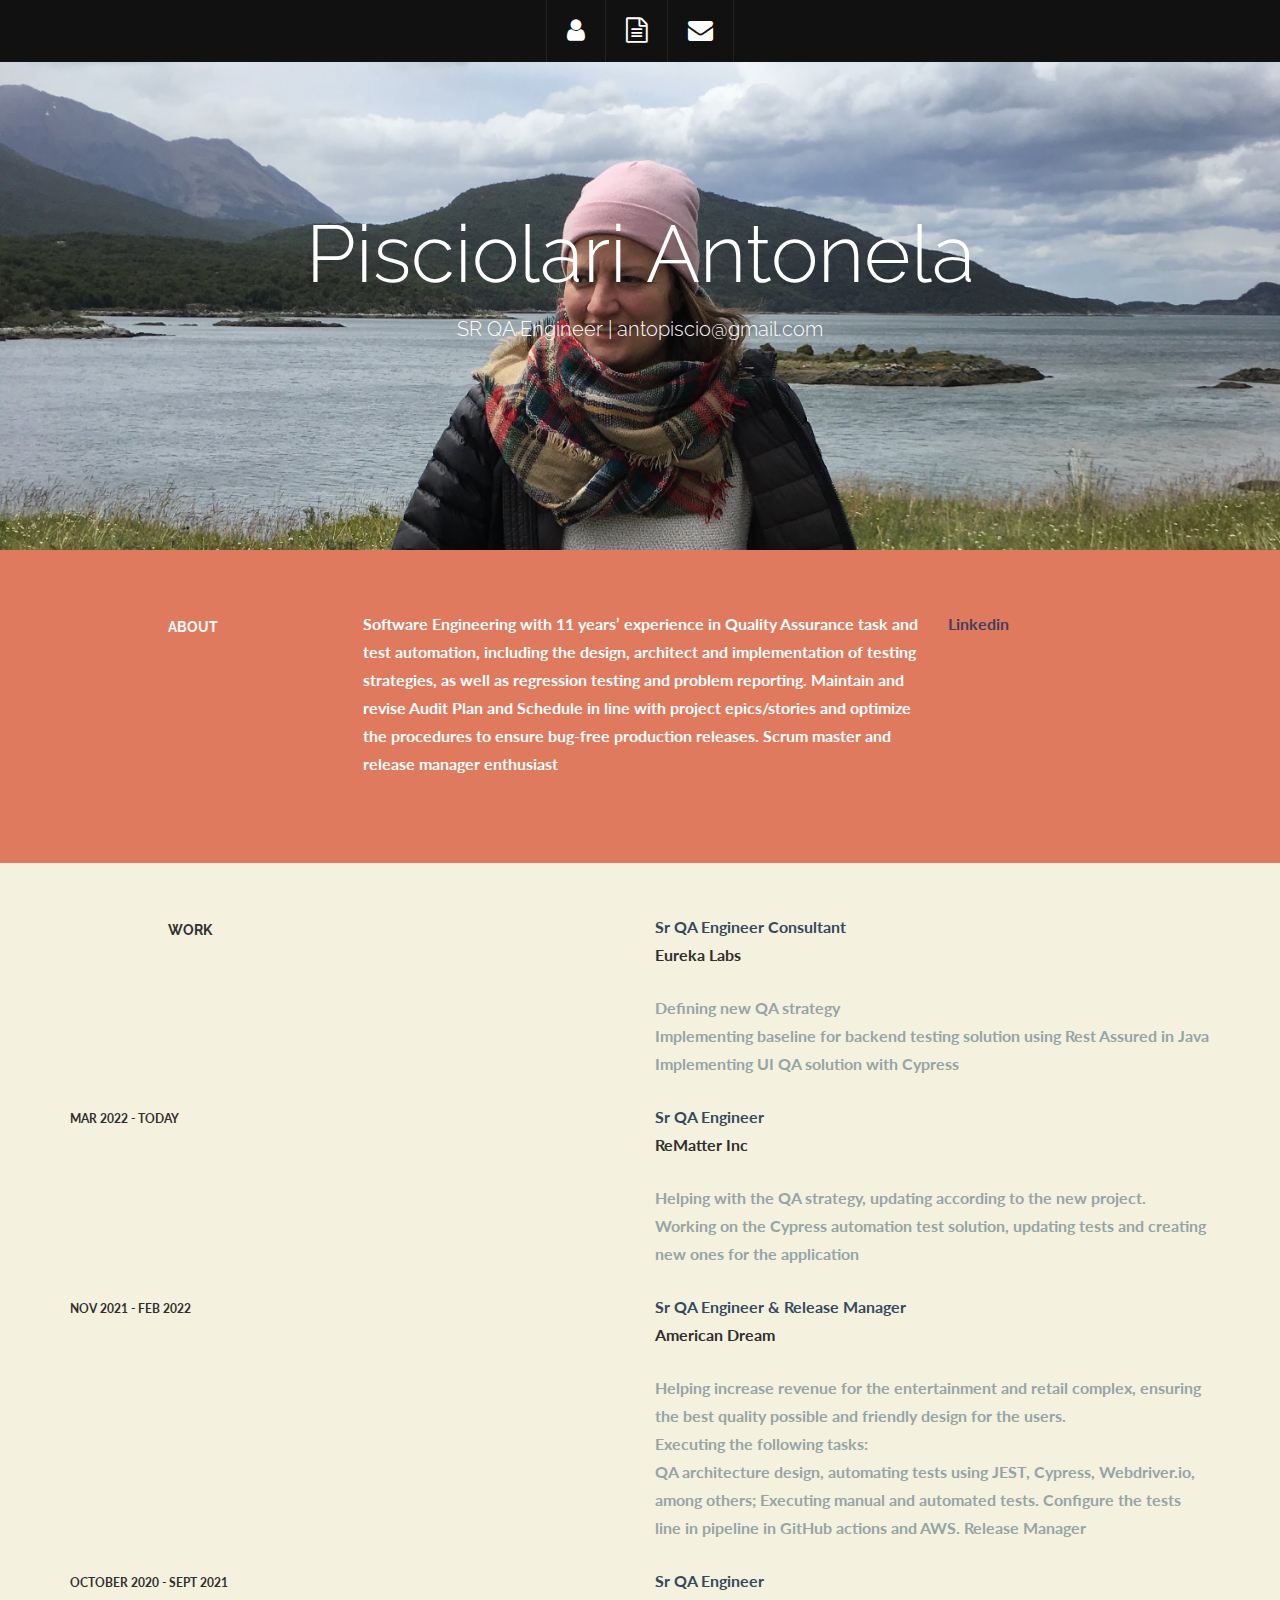
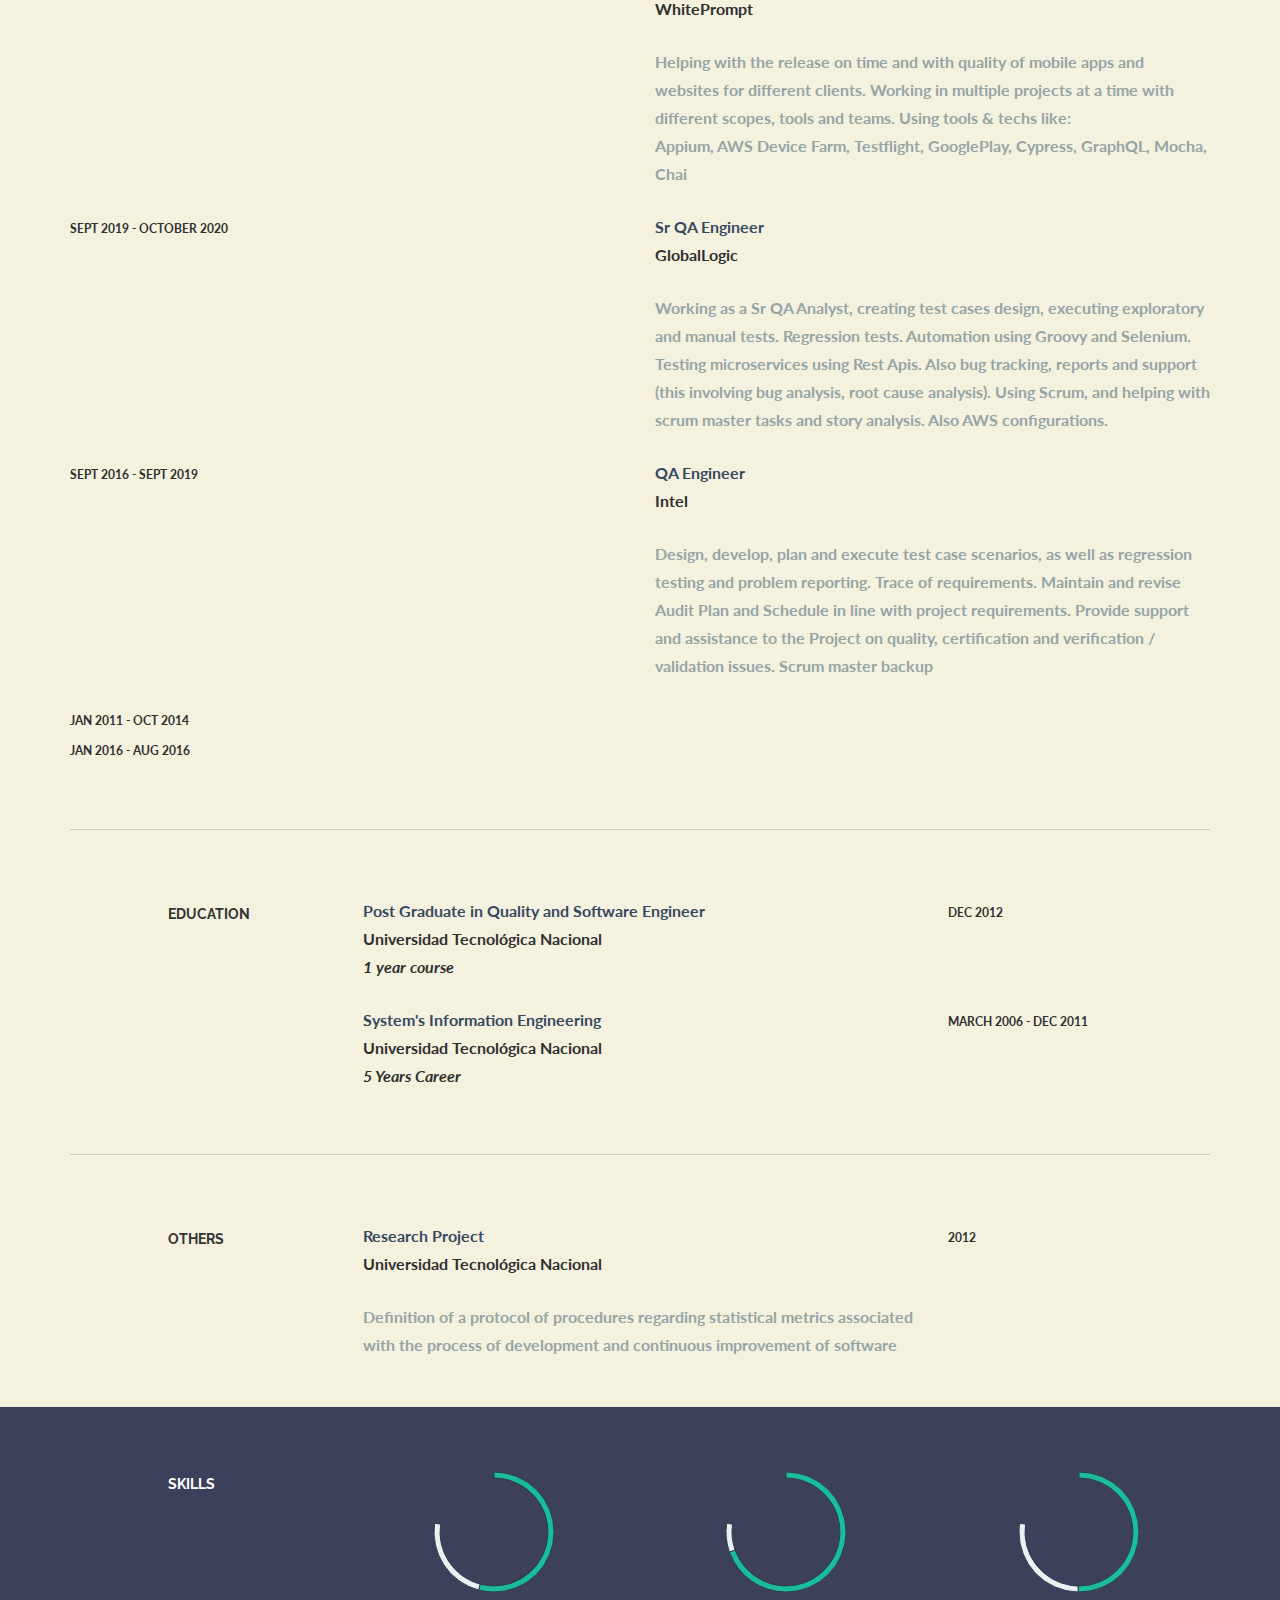
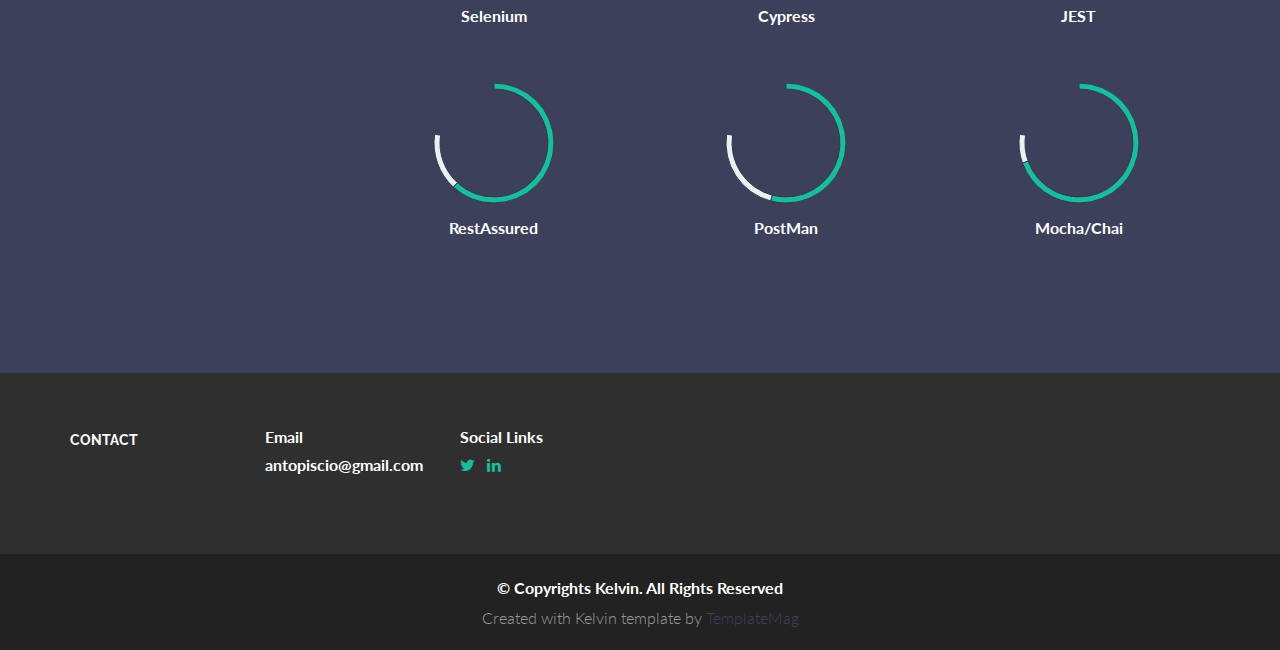
<file: index.html>
<!DOCTYPE html>
<html lang="en">
<head>
  <meta charset="utf-8">
  <title>Pisciolari Antonela - Resume</title>
  <meta content="width=device-width, initial-scale=1.0" name="viewport">
  <meta content="" name="keywords">
  <meta content="" name="description">

  <!-- Favicons -->
  <link href="img/favicon.png" rel="icon">
  <link href="img/apple-touch-icon.png" rel="apple-touch-icon">

  <!-- Google Fonts -->
  <link href="https://fonts.googleapis.com/css?family=Lato:300,400,700,300italic,400italic|Raleway:400,300,700" rel="stylesheet">

  <!-- Bootstrap CSS File -->
  <link href="lib/bootstrap/css/bootstrap.min.css" rel="stylesheet">

  <!-- Libraries CSS Files -->
  <link href="lib/font-awesome/css/font-awesome.min.css" rel="stylesheet">

  <!-- Main Stylesheet File -->
  <link href="css/style.css" rel="stylesheet">

</head>

<body data-spy="scroll" data-offset="64" data-target="#section-topbar">

  <div id="section-topbar">
    <div id="topbar-inner">
      <div class="container">
        <div class="row">
          <div class="dropdown">
            <ul id="nav" class="nav">
              <li class="menu-item"><a class="smothscroll" href="#about" title="About"><i class="fa fa-user"></i></a></li>
              <li class="menu-item"><a class="smothscroll" href="#resume" title="Resume"><i class="fa fa-file-text-o"></i></a></li>
              <li class="menu-item"><a class="smothscroll" href="#contact" title="Contact"><i class="fa fa-envelope"></i></a></li>
            </ul>
            <!--/ uL#nav -->
          </div>
          <!-- /.dropdown -->

          <div class="clear"></div>
        </div>
        <!--/.row -->
      </div>
      <!--/.container -->

      <div class="clear"></div>
    </div>
    <!--/ #topbar-inner -->
  </div>
  <!--/ #section-topbar -->

  <div id="headerwrap">
    <div class="container">
      <div class="row centered">
        <div class="col-lg-12">
          <h1>Pisciolari Antonela</h1>
          <h3>SR QA Engineer | antopiscio@gmail.com</h3>
        </div>
        <!--/.col-lg-12 -->
      </div>
      
      <!--/.row -->
    </div>
    <!--/.container -->
  </div>
  <!--/.#headerwrap -->


  <section id="about" name="about">
    <div id="intro">
      <div class="container">
        <div class="row">

          <div class="col-lg-2 col-lg-offset-1">
            <h5>ABOUT</h5>
          </div>
          <div class="col-lg-6">
            <p>Software Engineering with 11 years’ experience in Quality Assurance task and test automation, including the design, architect and implementation of testing strategies, as well as regression testing and problem reporting. Maintain and revise Audit Plan and Schedule in line with project epics/stories and optimize the procedures to ensure bug-free production releases.
              Scrum master and release manager enthusiast</p>
          </div>
          <div class="col-lg-3">
            <p><a href="https://www.linkedin.com/in/pisciolariantonela/"><m>Linkedin</m></a>
            </p>
          </div>

        </div>
        <!--/.row -->
      </div>
      <!--/.container -->
    </div>
    <!--/ #intro -->
  </section>


  <!--WORK DESCRIPTION -->
  <div class="container desc">
    <div class="row">

      <div class="col-lg-2 col-lg-offset-1">
        <h5>WORK</h5>
              </div>
               <div class="col-lg-6 col-lg-offset-3">
        <p>
          <t>Sr QA Engineer Consultant</t><br/> Eureka Labs<br/>
        </p>
        <p>
          <more>Defining new QA strategy</more><br/>
          <more>Implementing baseline for backend testing solution using Rest Assured in Java</more></br>
          <more>Implementing UI QA solution with Cypress</more>
        </p>
      </div>
                  <div class="col-lg-3">
        <p>
          <sm>MAR 2022 - TODAY</sm>
        </p>
      </div>
      <div class="col-lg-6 col-lg-offset-3">
        <p>
          <t>Sr QA Engineer</t><br/> ReMatter Inc <br/>
        </p>
        <p>
          <more>Helping with the QA strategy, updating according to the new project.</more><br/>
          <more>Working on the Cypress automation test solution, updating tests and creating new ones for the application</more>
        </p>
      </div>
            <div class="col-lg-3">
        <p>
          <sm>NOV 2021 - FEB 2022</sm>
        </p>
      </div>
      <div class="col-lg-6 col-lg-offset-3">
        <p>
          <t>Sr QA Engineer & Release Manager</t><br/> American Dream <br/>
        </p>
        <p>
          <more>Helping increase revenue for the entertainment and retail complex, ensuring the best quality possible and friendly design for the users.</more><br/>
          <more>Executing the following tasks: <br/>
            QA architecture design, automating tests using JEST, Cypress, Webdriver.io, among others; Executing manual and automated tests. Configure the tests line in pipeline in GitHub actions and AWS. Release Manager  </more>
        </p>
      </div>
      <div class="col-lg-3">
        <p>
          <sm>OCTOBER 2020 - SEPT 2021</sm>
        </p>
      </div>

      <div class="col-lg-6 col-lg-offset-3">
        <p>
          <t>Sr QA Engineer</t><br/> WhitePrompt <br/>
        </p>
        <p>
          <more>Helping with the release on time and with quality of mobile apps and websites for different clients. Working in multiple projects at a time with different scopes, tools and teams.</more>
          <more>Using tools & techs like: <br/>
            Appium, AWS Device Farm, Testflight, GooglePlay, Cypress, GraphQL, Mocha, Chai </more>
        </p>
      </div>
      <div class="col-lg-3">
        <p>
          <sm>SEPT 2019 - OCTOBER 2020</sm>
        </p>
      </div>

      <div class="col-lg-6 col-lg-offset-3">
        <p>
          <t>Sr QA Engineer</t><br/> GlobalLogic <br/>
        </p>
        <p>
          <more>Working as a Sr QA Analyst, creating test cases design, executing exploratory and manual tests. Regression tests. Automation using Groovy and Selenium. Testing microservices using Rest Apis. Also bug tracking, reports and support (this involving bug analysis, root cause analysis). Using Scrum, and helping with scrum master tasks and story analysis. Also AWS configurations.</more>
        </p>
      </div>
      <div class="col-lg-3">
        <p>
          <sm>SEPT 2016 - SEPT 2019</sm>
        </p>
      </div>

      <div class="col-lg-6 col-lg-offset-3">
        <p>
          <t>QA Engineer</t><br/> Intel <br/>
        </p>
        <p>
          <more>Design, develop, plan and execute test case scenarios, as well as regression testing and problem reporting. Trace of requirements. Maintain and revise Audit Plan and Schedule in line with project requirements. Provide support and assistance to the Project on quality, certification and verification / validation issues.
            Scrum master backup</more>
        </p>
      </div>
      <div class="col-lg-3">
        <p>
          <sm>JAN 2011 - OCT 2014</sm><br/>
          <sm>JAN 2016 - AUG 2016</sm>
        </p>
      </div>
    </div>
    <!--/.row -->
    <br>
    <hr>
  </div>
  <!--/.container -->

  <section id="resume" name="resume">
    <!--EDUCATION DESCRIPTION -->
    <div class="container desc">
      <div class="row">

        <div class="col-lg-2 col-lg-offset-1">
          <h5>EDUCATION</h5>
        </div>
        <div class="col-lg-6">
          <p>
            <t>Post Graduate in Quality and Software Engineer</t><br/>Universidad Tecnológica Nacional<br/>
            <i>1 year course</i>
          </p>
        </div>
        <div class="col-lg-3">
          <p>
            <sm>DEC 2012</sm><br/>
          </p>
        </div>

        <div class="col-lg-6 col-lg-offset-3">
          <p>
            <t>System's Information Engineering</t><br/> Universidad Tecnológica Nacional <br/>
            <i>5 Years Career</i>
          </p>
        </div>
        <div class="col-lg-3">
          <p>
            <sm> MARCH 2006 - DEC 2011</sm>
          </p>
        </div>

      </div>
      <!--/.row -->
      <br>
      <hr>
    </div>
    <!--/.container -->
  </section>

  <!--AWARDS DESCRIPTION -->
  <div class="container desc">
    <div class="row">
      <div class="col-lg-2 col-lg-offset-1">
        <h5>OTHERS</h5>
      </div>
      <div class="col-lg-6">
        <p>
          <t>Research Project </t><br/> Universidad Tecnológica Nacional <br/>
        </p>
        <p>
          <more>Definition of a protocol of procedures regarding statistical metrics associated with the process of development and continuous improvement of software</more>
        </p>
      </div>
      <div class="col-lg-3">
        <p>
          <sm>2012</sm>
        </p>
      </div>


    </div>
    <!--/.row -->
    <br>
  </div>
  <!--/.container -->


  <!--SKILLS DESCRIPTION -->
  <div id="skillswrap">
    <div class="container">
      <div class="row">
        <div class="col-lg-2 col-lg-offset-1">
          <h5>SKILLS</h5>
        </div>
        <div class="col-lg-3 centered">
          <canvas id="selenium" height="130" width="130"></canvas>
          <p>Selenium</p>
          <br>
        </div>
        <div class="col-lg-3 centered">
          <canvas id="cypress" height="130" width="130"></canvas>
          <p>Cypress</p>
          <br>
        </div>
        <div class="col-lg-3 centered">
          <canvas id="jest" height="130" width="130"></canvas>
          <p>JEST</p>
          <br>
        </div>

        <div class="col-lg-3 col-lg-offset-3 centered">
          <canvas id="restassured" height="130" width="130"></canvas>
          <p>RestAssured</p>
          <br>
        </div>
        <div class="col-lg-3 centered">
          <canvas id="postman" height="130" width="130"></canvas>
          <p>PostMan</p>
          <br>
        </div>
        <div class="col-lg-3 centered">
          <canvas id="mocha" height="130" width="130"></canvas>
          <p>Mocha/Chai</p>
          <br>
        </div>

      </div>
      <!--/.row -->
      <br>
    </div>
    <!--/.container -->
  </div>
  <!--/ #skillswrap -->


  <section id="contact" name="contact">
    <!--FOOTER DESCRIPTION -->
    <div id="footwrap">
      <div class="container">
        <div class="row">

          <div class="col-lg-2">
            <h5>CONTACT</h5>
          </div>
          <div class="col-lg-2">
            <p>
              <t>Email</t><br/> antopiscio@gmail.com
            </p>
          </div>
            <div class="col-lg-2">
            <p>
              <t>Social Links</t><br/>
              <a href="https://twitter.com/antopiscio"><i class="fa fa-twitter"></i></a>
              <a href="https://www.linkedin.com/in/pisciolariantonela/"><i class="fa fa-linkedin"></i></a>
            </p>
          </div>

        </div>
        <!--/.row -->
      </div>
      <!--/.container -->
    </div>
    <!--/ #footer -->
  </section>

  <div id="copyrights">
    <div class="container">
      <p>
        &copy; Copyrights <strong>Kelvin</strong>. All Rights Reserved
      </p>
      <div class="credits">
        <!--
          You are NOT allowed to delete the credit link to TemplateMag with free version.
          You can delete the credit link only if you bought the pro version.
          Buy the pro version with working PHP/AJAX contact form: https://templatemag.com/kelvin-bootstrap-resume-template/
          Licensing information: https://templatemag.com/license/
        -->
        Created with Kelvin template by <a href="https://templatemag.com/">TemplateMag</a>
      </div>
    </div>
  </div>

  <!-- JavaScript Libraries -->
  <script src="lib/jquery/jquery.min.js"></script>
  <script src="lib/bootstrap/js/bootstrap.min.js"></script>
  <script src="lib/php-mail-form/validate.js"></script>
  <script src="lib/chart/chart.js"></script>
  <script src="lib/easing/easing.min.js"></script>

  <!-- Template Main Javascript File -->
  <script src="js/main.js"></script>

</body>
</html>
</file>
<file: css/style.css>
/**
*  Template Name: Kelvin
*  Template URL: https://templatemag.com/kelvin-bootstrap-resume-template/
*  Author: TemplateMag.com
*  License: https://templatemag.com/license/
*/

body {
  background-color: #f4f1de;
  font-family: "Lato";
  font-weight: 300;
  font-size: 16px;
  color: #555;
  -webkit-font-smoothing: antialiased;
  -webkit-overflow-scrolling: touch;
}


h1, h2, h3, h4, h5, h6 {
  font-family: "Raleway";
  font-weight: 300;
  color: #333;
}

 h5 {
  font-family: "Raleway";
  font-weight: 300;
  color: #333;
  font-weight: bold;
}

/* Paragraph & Typographic */

p {
  line-height: 28px;
  margin-bottom: 25px;
}

.centered {
  text-align: center;
}

/* Links */

a {
  color: #3d405b;
  word-wrap: break-word;
  -webkit-transition: color 0.1s ease-in, background 0.1s ease-in;
  -moz-transition: color 0.1s ease-in, background 0.1s ease-in;
  -ms-transition: color 0.1s ease-in, background 0.1s ease-in;
  -o-transition: color 0.1s ease-in, background 0.1s ease-in;
  transition: color 0.1s ease-in, background 0.1s ease-in;
}

a:hover, a:focus {
  color: #7b7b7b;
  text-decoration: none;
  outline: 0;
}

a:before, a:after {
  -webkit-transition: color 0.1s ease-in, background 0.1s ease-in;
  -moz-transition: color 0.1s ease-in, background 0.1s ease-in;
  -ms-transition: color 0.1s ease-in, background 0.1s ease-in;
  -o-transition: color 0.1s ease-in, background 0.1s ease-in;
  transition: color 0.1s ease-in, background 0.1s ease-in;
}

hr {
  display: block;
  height: 1px;
  border: 0;
  border-top: 1px solid #ccc;
  margin: 1em 0;
  padding: 0;
}

/*---------------------------------------------------
3.1 Topbar
---------------------------------------------------*/

#section-topbar {
  position: fixed;
  top: 0;
  left: 0;
  right: 0;
  z-index: 10000;
  overflow: visible;
  font: normal 16px/24px 'Open Sans', "Helvetica Neue", Helvetica, Arial, sans-serif;
}

#section-topbar a {
  color: #fff;
}

#topbar-inner {
  background: #111;
  line-height: 0;
  text-align: center;
}

/*
Top Bar

By default, top navigation bar uses "fixed" position
*/

#section-topbar ul#nav {
  display: inline-block;
  position: relative;
  margin: 0;
  padding: 0;
  border-right: 1px solid #222;
  /* For IE, the outcast */
  zoom: 1;
  *display: inline;
}

#section-topbar ul#nav>li {
  display: block;
  float: left;
  padding: 0;
}

#section-topbar ul#nav a {
  display: block;
  font: normal 11px/18px "Helvetica Neue", Helvetica, Arial, sans-serif;
  text-decoration: none;
  padding: 18px 20px 18px 20px;
  border-left: 1px solid #222;
}

#section-topbar ul#nav a:focus {
  background: #111;
  text-decoration: none;
  border-left: 1px solid #111;
}

#section-topbar ul#nav a:hover {
  background: #222;
  text-decoration: none;
  border-left: 1px solid #111;
}

#section-topbar ul#nav .active a {
  background: #44bbaa;
  border-left: 1px solid #111;
}

#section-topbar ul#nav .active a:hover {
  background: #44bbaa;
}

#section-topbar i {
  font-size: 25px;
}

/*---------------------------------------------------
SECTION WRAPS
---------------------------------------------------*/

/* Header Wrap */

#headerwrap {
  background: url(../img/header-bg.jpg) no-repeat center top;
  margin-top: 50px;
  padding-top: 140px;
  text-align: center;
  background-attachment: relative;
  min-height: 500px;
  width: 100%;
  -webkit-background-size: 100%;
  -moz-background-size: 100%;
  -o-background-size: 100%;
  background-size: 100%;
  -webkit-background-size: cover;
  -moz-background-size: cover;
  -o-background-size: cover;
  background-size: cover;
}

#headerwrap h1 {
  font-size: 80px;
  color: white;
}

#headerwrap h3 {
  font-size: 20px;
  color: white;
}

/* Intnro Wrap */

#intro {
  background: #e07a5f;
  padding-top: 60px;
  padding-bottom: 60px;
  color: white;
}

#intro h5, p {
  color: white;
  font-weight: bold;
}

#intro i {
  color: white;
  font-weight: bold;
  font-size: 20px;
  padding-right: 8px;
  vertical-align: middle;
  font-weight: bold;
}

#skillswrap {
  background: #3d405b;
  padding-top: 60px;
  padding-bottom: 60px;
  color: white;
}

#skillswrap h5, p {
  color: white;
  font-weight: bold;
}

#footwrap {
  background: #2f2f2f;
  padding-top: 50px;
  padding-bottom: 50px;
}

#footwrap p {
  color: white;
  font-weight: bold;
}

#footwrap h5 {
  color: white;
  font-weight: bold;
}

#footwrap t {
  font-weight: 700;
}

#footwrap i {
  padding-right: 8px;
  color: #1abc9c;
}

/* Copyright Wrap */

#copyrights {
  background: #222222;
  padding: 20px 0;
  text-align: center;
  color: #fff;
  font-size: 16px;
}

#copyrights p {
  margin: 0 0 5px 0;
}

.credits {
  color: #999;
}

/* Global Values */

.desc {
  padding-top: 50px;
}

.desc p {
  color: #2f2f2f;
}

.desc t {
  color: #34495e;
  font-weight: 700;
}

.desc imp {
  padding: 6px;
  color: white;
  background: #34495e;
}

.desc more {
  color: #95a5a6;
}

sm {
  font-size: 12px;
}

/* Contact Form */

.contact-form label {
  color: #999;
}

.contact-form input, .contact-form textarea {
  padding: 10px 12px;
  border-radius: 0;
  box-shadow: none;
  font-size: 14px;
  height: auto;
}

.contact-form .form-send {
  text-align: center;
}

.contact-form .form-send button {
  background: #44bbaa;
  border: 0;
  padding: 10px 30px;
  color: #fff;
  transition: 0.4s;
  cursor: pointer;
}

.contact-form .form-send button:hover {
  background: #23c8b1;
}

.contact-form .validate {
  display: none;
  color: red;
  margin: 0 0 15px 0;
  font-weight: 400;
  font-size: 13px;
}

.contact-form .loading {
  display: none;
  color: #555;
  background: #fff;
  text-align: center;
  padding: 15px;
  margin: 15px 0;
}

.contact-form .loading:before {
  content: "";
  display: inline-block;
  border-radius: 50%;
  width: 24px;
  height: 24px;
  border: 3px solid #18d26e;
  border-top-color: #eee;
  -webkit-animation: animate-loading 1s linear infinite;
  animation: animate-loading 1s linear infinite;
}

@-webkit-keyframes animate-loading {
  0% {
    -webkit-transform: rotate(0deg);
    transform: rotate(0deg);
  }

  100% {
    -webkit-transform: rotate(360deg);
    transform: rotate(360deg);
  }
}

@keyframes animate-loading {
  0% {
    -webkit-transform: rotate(0deg);
    transform: rotate(0deg);
  }

  100% {
    -webkit-transform: rotate(360deg);
    transform: rotate(360deg);
  }
}

.contact-form .error-message {
  display: none;
  color: #fff;
  background: #ed3c0d;
  text-align: center;
  padding: 15px;
  font-weight: 600;
  margin: 15px 0;
}

.contact-form .sent-message {
  display: none;
  color: #fff;
  background: #18d26e;
  text-align: center;
  padding: 15px;
  font-weight: 600;
  margin: 15px 0;
}
</file>
